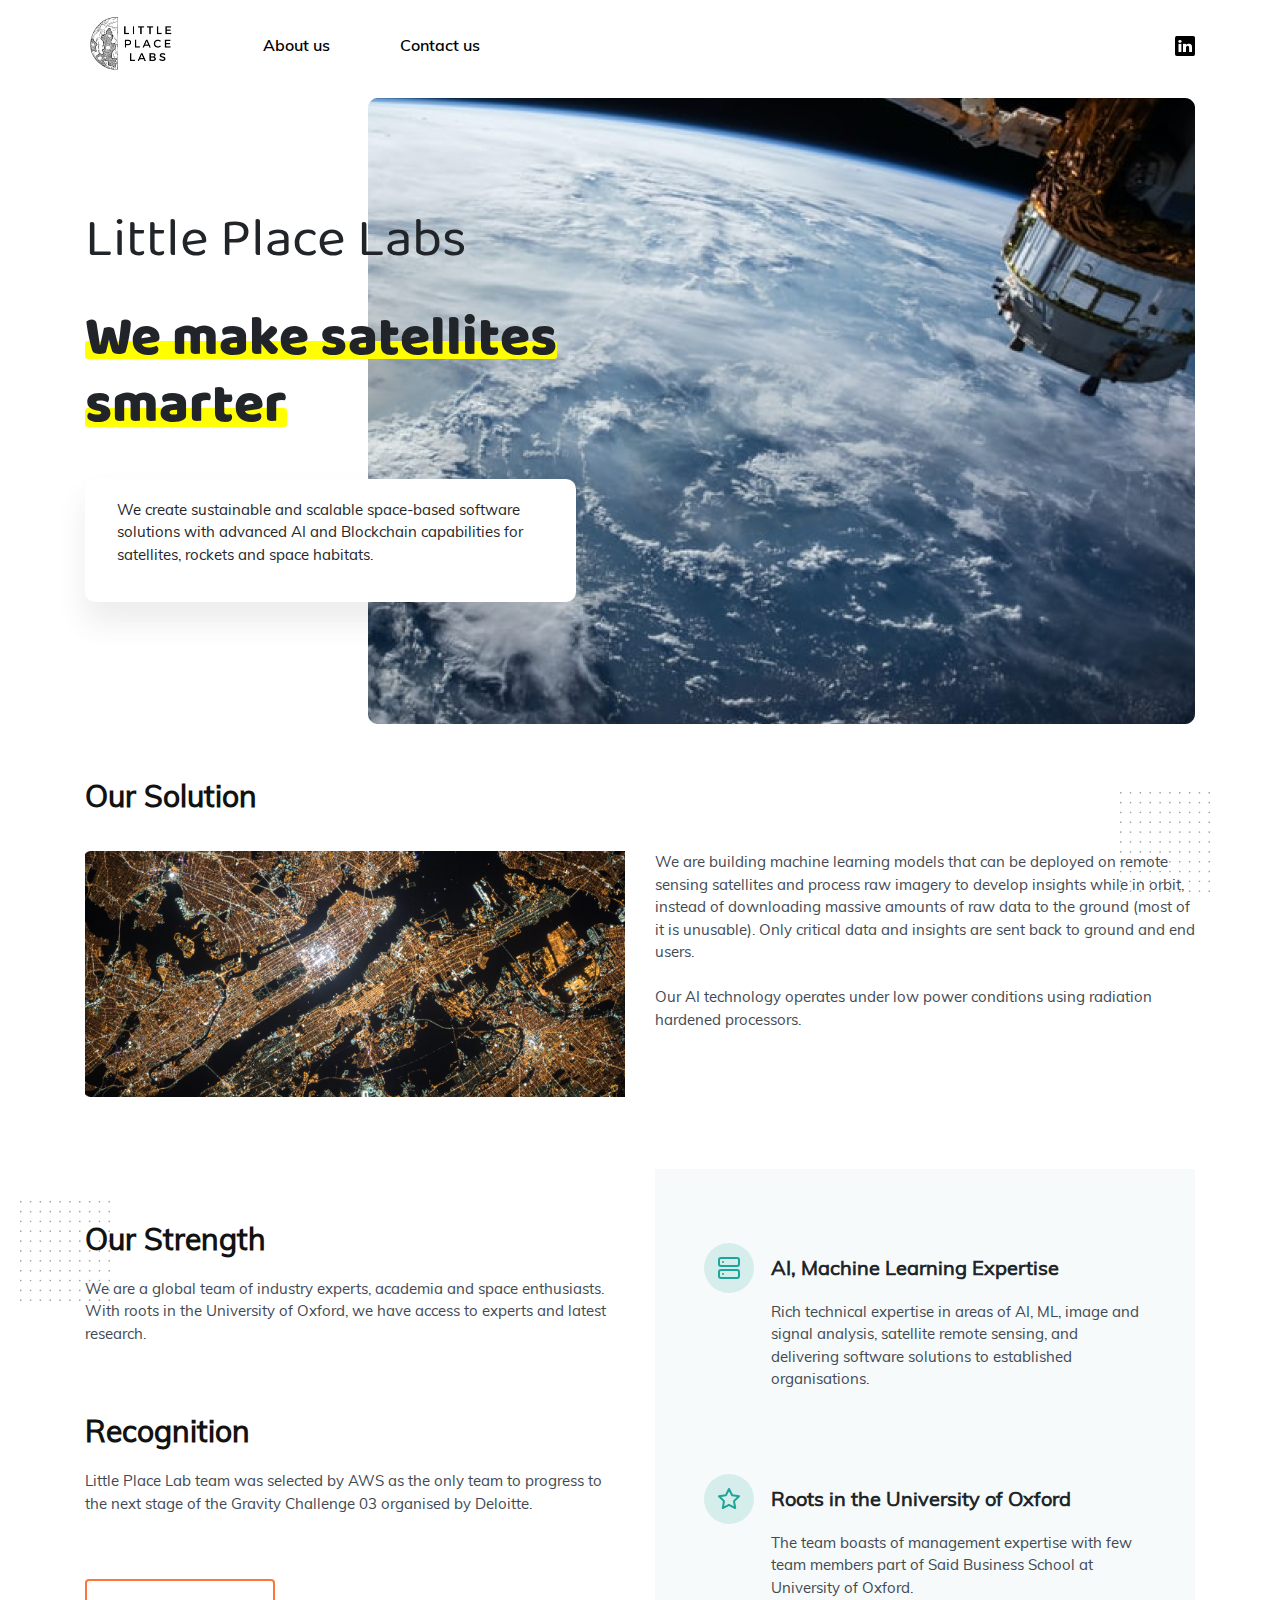
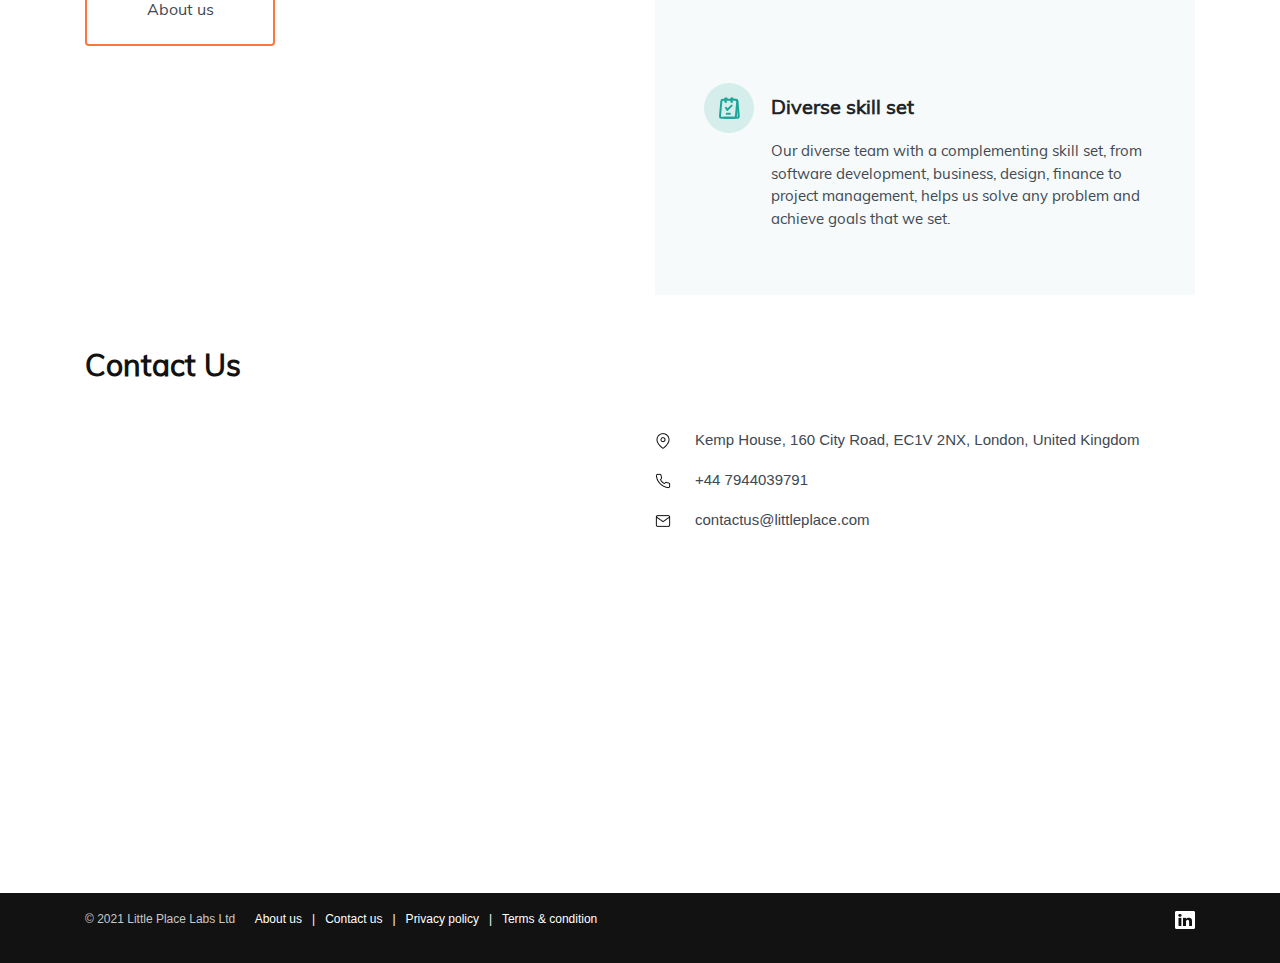
<file: index.html>
<!DOCTYPE html>
<html lang="en">
<head>
  <title>Home</title>
  <meta charset="utf-8">
  <meta name="viewport" content="width=device-width, initial-scale=1">
  <link rel="stylesheet" href="https://maxcdn.bootstrapcdn.com/bootstrap/4.5.2/css/bootstrap.min.css">
  <link rel="stylesheet" href="./css/font.css">
  <link rel="stylesheet" href="./css/style.css">
 
  <style>
  .fakeimg {
    height: 200px;
    background: #aaa;
  }
  </style>
</head>
<body>
<nav class="navbar navbar-expand-sm bg-white navbar-white fixed-top">
  <div class="container">
    <a class="navbar-brand" href=""><img src="./imgs/llogo.png"></a>
    <button class="navbar-toggler" type="button" data-toggle="collapse" data-target="#collapsibleNavbar">
      <span class="navbar-toggler-icon">
        <svg width="24" height="24" viewBox="0 0 24 24" fill="none" xmlns="http://www.w3.org/2000/svg">
          <path stroke='#000000' stroke-linecap='round' stroke-miterlimit='10' stroke-width='2' d='M4 7h22M4 15h22M4 23h22'/>
        </svg>
      </span>
    </button>
    <div class="collapse navbar-collapse" id="collapsibleNavbar">
      <ul class="navbar-nav mr-auto">
        <li class="nav-item">
          <a class="nav-link" href="./about.html">About us</a>
        </li>
        <li class="nav-item">
          <a class="nav-link" href="./contact.html">Contact us</a>
        </li> 
      </ul>
      <a href="https://www.linkedin.com/company/little-place-labs " target="_blank"><img src="./imgs/Linked In.png"></a>
    </form>
    </div>  
  </div>
</nav>

<section id="banner" class="pt-5">
  <div class="container mt-5">
    <div id="banner-content" class="d-flex justify-content-end">
      <img class="banner-img rounded" src="./imgs/banner.png">
    </div>
    <div id="banner-letter">
      <div id="banner-letter-title">
        <div id="m-banner">
          <p>Little Place Labs</p>
          <p class="bg-effect">
            <span>We make satellites <font id="stress-1">smarter</font></span>
          </p>
          <p class="bg-effect stress-2">
            <span>smarter</span>
          </p>
        </div>
      </div>
      <div id="banner-letter-content">
        <p>We create sustainable and scalable space-based software solutions with advanced AI and  Blockchain capabilities for satellites, rockets and space habitats.</p>
      </div>
    </div>
  </div>
</section>

<section id="solution">
  <div class="container">
    <p class="solution-title">Our Solution</p>
    <div class="row">
      <div class="col-md-6 mt-3">
        <img src="./imgs/map.png" width="100%">
      </div>
      <div class="col-md-6 mt-3">
        <p class="solution-letter">We are building machine learning models that can be deployed on remote sensing satellites and process raw imagery to develop insights while in orbit, instead of downloading massive amounts of raw data to the ground (most of it is unusable). Only critical data and insights are sent back to ground and end users.<br><br>
        Our AI technology operates under low power conditions using radiation hardened processors.
        </p>
        <img class="dots-img-1" src="./imgs/dots.png">
      </div>
    
    </div>
  </div>
</section>

<section id="strength" class="mt-5">
  <div class="container">
    <div class="row">
      <div class="col-md-6 mt-4">
        <div class="pt-5">
          <p class="strength-title"> Our Strength</p>
          <img class="dots-img" src="./imgs/dots.png">
          <p class="strength-letter">We are a global team of industry experts, academia and space enthusiasts. With roots in the University of Oxford, we have access to experts and latest research. </p>
        </div>
        <div class="pt-5">
          <p class="strength-title"> Recognition</p>
          <p class="strength-letter">Little Place Lab team was selected by AWS as the only team to progress to the next stage of the Gravity Challenge 03 organised by Deloitte.</p>
        </div>
        <a  href="./about.html" class="btn btn-about mt-5 pt-3">About us </a>
      </div>
      <div class="col-md-6 mt-4">
        <div class="strength-right">
          <table class="pt-5" style="margin-top: 20px;">
            <tbody>
              <tr>
                <td>
                  <div class="icon-img">
                    <svg width="24" height="24" viewBox="0 0 24 24" fill="none" xmlns="http://www.w3.org/2000/svg">
                      <path d="M20 2H4C2.89543 2 2 2.89543 2 4V8C2 9.10457 2.89543 10 4 10H20C21.1046 10 22 9.10457 22 8V4C22 2.89543 21.1046 2 20 2Z" stroke="#1EA59A" stroke-width="2" stroke-linecap="round" stroke-linejoin="round"/>
                      <path d="M20 14H4C2.89543 14 2 14.8954 2 16V20C2 21.1046 2.89543 22 4 22H20C21.1046 22 22 21.1046 22 20V16C22 14.8954 21.1046 14 20 14Z" stroke="#1EA59A" stroke-width="2" stroke-linecap="round" stroke-linejoin="round"/>
                      <path d="M6 6H6.01" stroke="#1EA59A" stroke-width="2" stroke-linecap="round" stroke-linejoin="round"/>
                      <path d="M6 18H6.01" stroke="#1EA59A" stroke-width="2" stroke-linecap="round" stroke-linejoin="round"/>
                    </svg>

                  </div>
                </td>
                <td>
                  <p class="strength-title-1">
                    AI, Machine Learning Expertise
                  </p>
                </td>
              </tr>
              <tr>
                <td></td>
                <td><p class="strength-letter-1">Rich technical expertise in areas of AI, ML, image and signal analysis, satellite remote sensing, and delivering software solutions to established organisations.</p></td>
              </tr>
            </tbody>
          </table>

          <table class="pt-5" style="margin-top: 60px;">
            <tbody>
              <tr>
                <td>
                  <div class="icon-img">
                    <svg width="24" height="24" viewBox="0 0 24 24" fill="none" xmlns="http://www.w3.org/2000/svg">
                      <path d="M12 2L15.09 8.26L22 9.27L17 14.14L18.18 21.02L12 17.77L5.82 21.02L7 14.14L2 9.27L8.91 8.26L12 2Z" stroke="#1EA59A" stroke-width="2" stroke-linecap="round" stroke-linejoin="round"/>
                    </svg>

                  </div>
                </td>
                <td>
                  <p class="strength-title-1">
                    Roots in the University of Oxford
                  </p>
                </td>
              </tr>
              <tr>
                <td></td>
                <td><p class="strength-letter-1">The team boasts of management expertise with few team members part of Said Business School at University of Oxford.</p></td>
              </tr>
            </tbody>
          </table>

          <table class="pt-5" style="margin-top: 60px;">
            <tbody>
              <tr>
                <td>
                  <div class="icon-img">
                    <svg width="21" height="22" viewBox="0 0 21 22" fill="none" xmlns="http://www.w3.org/2000/svg">
                      <path d="M5.5 20.75H16.375H18.175C19.075 20.75 19.75 20.075 19.75 19.25C19.75 19.175 19.75 19.175 19.75 19.1L18.4 4.1C18.325 3.35 17.65 2.75 16.825 2.75" stroke="#1EA59A" stroke-width="2" stroke-linecap="round" stroke-linejoin="round"/>
                      <path fill-rule="evenodd" clip-rule="evenodd" d="M3.85 2.75H16.75C17.575 2.75 18.25 3.425 18.25 4.25C18.25 4.325 18.25 4.325 18.25 4.4L16.9 19.4C16.825 20.15 16.15 20.75 15.4 20.75H2.5C1.675 20.75 1 20.075 1 19.25C1 19.175 1 19.175 1 19.1L2.35 4.1C2.425 3.35 3.025 2.75 3.85 2.75Z" stroke="#1EA59A" stroke-width="2" stroke-linecap="round" stroke-linejoin="round"/>
                      <path d="M7.75 16.625H10.9" stroke="#1EA59A" stroke-width="2" stroke-linecap="round" stroke-linejoin="round"/>
                      <path d="M7 10.775L8.35 12.875L12.625 8.59998" stroke="#1EA59A" stroke-width="2" stroke-linecap="round" stroke-linejoin="round"/>
                      <path d="M7 5C6.55 5 6.25 4.625 6.25 4.175V2.075C6.25 1.625 6.55 1.25 7 1.25C7.45 1.25 7.75 1.625 7.75 2.075" stroke="#1EA59A" stroke-width="2" stroke-linecap="round" stroke-linejoin="round"/>
                      <path d="M13 5C12.55 5 12.25 4.625 12.25 4.175V2.075C12.25 1.625 12.55 1.25 13 1.25C13.45 1.25 13.75 1.625 13.75 2.075" stroke="#1EA59A" stroke-width="2" stroke-linecap="round" stroke-linejoin="round"/>
                    </svg>

                  </div>
                </td>
                <td>
                  <p class="strength-title-1">
                    Diverse skill set
                  </p>
                </td>
              </tr>
              <tr>
                <td></td>
                <td><p class="strength-letter-1">Our diverse team with a complementing skill set, from software development, business, design, finance to project management, helps us solve any problem and achieve goals that we set.</p></td>
              </tr>
            </tbody>
          </table>
        </div>
      </div>
    </div>
  </div>
</section>
<section id="contact-1">
  <div class="container mt-5">
    <p class="contact-title">Contact Us</p>
    <div class="row">
      <div class="col-md-6 pt-2">
        <iframe src="https://www.google.com/maps/embed?pb=!1m18!1m12!1m3!1d2482.234772907715!2d-0.09117408405944252!3d51.52725361707212!2m3!1f0!2f0!3f0!3m2!1i1024!2i768!4f13.1!3m3!1m2!1s0x48761ca66e312795%3A0x7ffd0edc82aa7573!2sTechforing%20Ltd.!5e0!3m2!1sen!2s!4v1632219734104!5m2!1sen!2s" width="100%" height="450" style="border:0;" allowfullscreen="" loading="lazy"></iframe>
      </div>
      <div class="col-md-6 pt-2">
        <div class="pt-3"><img src="./imgs/map-pin (1).png"><span class="location-info pl-4">Kemp House, 160 City Road, EC1V 2NX, London, United Kingdom</span></div>
        <div class="pt-3"><img src="./imgs/phone.png"><span class="location-info pl-4">+44 7944039791</span></div>
        <div class="pt-3"><img src="./imgs/mail.png"><span class="location-info pl-4">contactus@littleplace.com</span></div>
      </div>
    </div>
  </div>
</section>


<footer class="mt-4 d-flex align-items-center">
  <div class="container">
    <div class="row">
      <div class="col-md-11">
        <p class="footer-letter">
          <font class="f-confirm">© 2021 Little Place Labs Ltd</font>
          <font class="f-add pl-3"><font id="f-about">About us</font> &nbsp; | &nbsp; <font id="f-contact">Contact us</font>  &nbsp; | &nbsp; Privacy policy &nbsp; | &nbsp; Terms & condition</font>
         </p>
      </div>
      <div class="col-md-1 d-flex justify-content-end">
        <div class="pb-3">
          <a href="https://www.linkedin.com/company/little-place-labs " target="_blank"><img src="./imgs/Linked In (1).png"></a>
        </div>
      </div>
    </div>
  </div>
</footer>
<script src="https://ajax.googleapis.com/ajax/libs/jquery/3.5.1/jquery.min.js"></script>
<script src="https://cdnjs.cloudflare.com/ajax/libs/popper.js/1.16.0/umd/popper.min.js"></script>
<script src="https://maxcdn.bootstrapcdn.com/bootstrap/4.5.2/js/bootstrap.min.js"></script>
<script type="text/javascript">
  $('#f-about').click(function(){
    location.assign('./about.html');
  });
  $('#f-contact').click(function(){
     location.assign('./contact.html');
  });
</script>
</body>
</html>
</file>
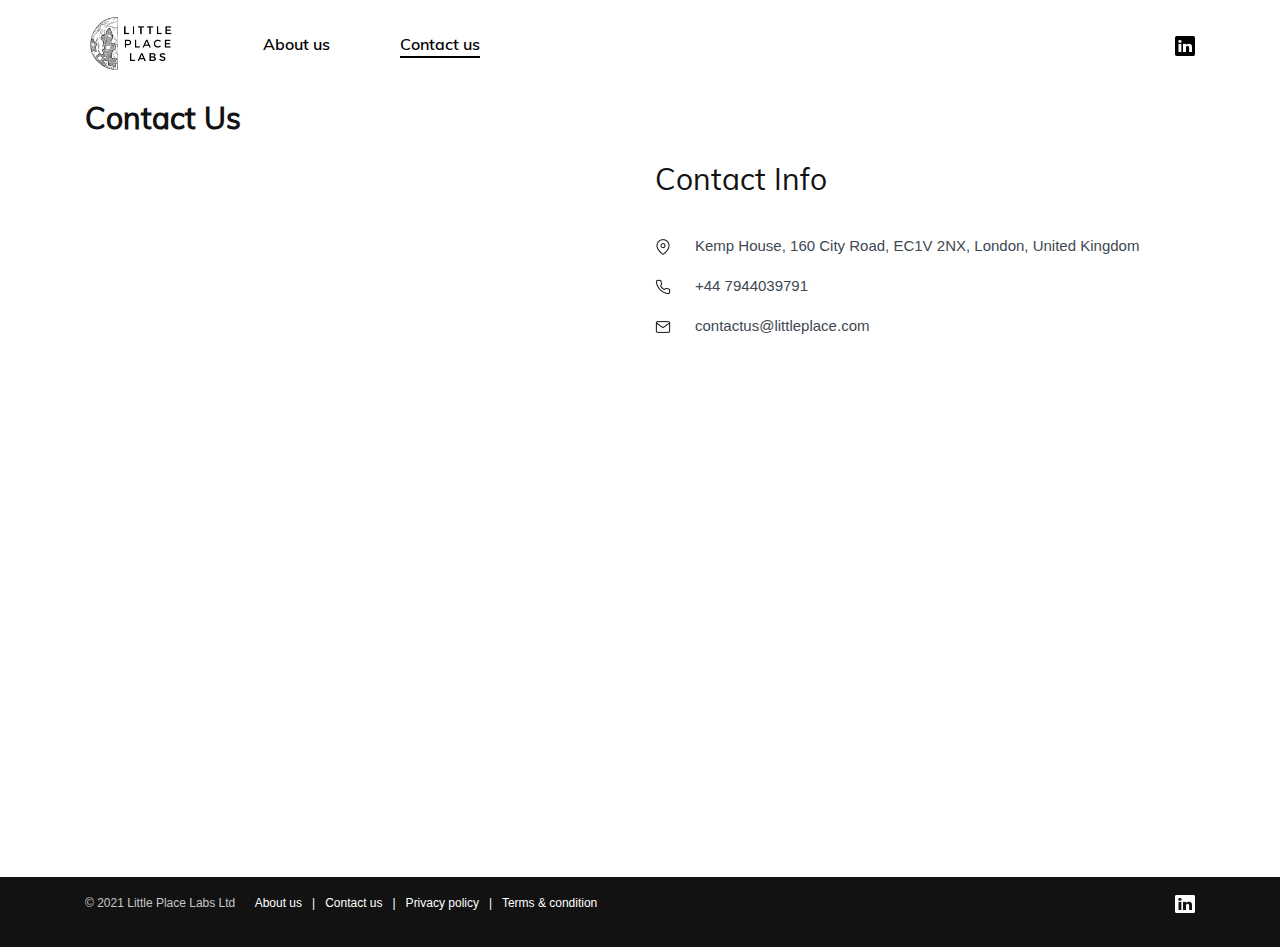
<file: contact.html>
<!DOCTYPE html>
<html lang="en">
<head>
  <title>Contact</title>
  <meta charset="utf-8">
  <meta name="viewport" content="width=device-width, initial-scale=1">
  <link rel="stylesheet" href="https://maxcdn.bootstrapcdn.com/bootstrap/4.5.2/css/bootstrap.min.css">
  <link rel="stylesheet" href="./css/font.css">
  <link rel="stylesheet" href="./css/style.css">
 
  <style>
  .fakeimg {
    height: 200px;
    background: #aaa;
  }
  footer {
    position: absolute;
    width: 100%;
  }
  </style>
</head>
<body>
<nav class="navbar navbar-expand-sm bg-white navbar-white fixed-top">
  <div class="container">
    <a class="navbar-brand" href="./index.html"><img src="./imgs/llogo.png"></a>
    <button class="navbar-toggler" type="button" data-toggle="collapse" data-target="#collapsibleNavbar">
      <span class="navbar-toggler-icon">
        <svg width="24" height="24" viewBox="0 0 24 24" fill="none" xmlns="http://www.w3.org/2000/svg">
          <path stroke='#000000' stroke-linecap='round' stroke-miterlimit='10' stroke-width='2' d='M4 7h22M4 15h22M4 23h22'/>
        </svg>
      </span>
    </button>
    <div class="collapse navbar-collapse" id="collapsibleNavbar">
      <ul class="navbar-nav mr-auto">
        <li class="nav-item">
          <a class="nav-link" href="./about.html">About us</a>
        </li>
        <li class="nav-item">
          <a class="nav-link" href="" href="" style="border-bottom: 2px solid black;">Contact us</a>
        </li> 
      </ul>
      <a href="https://www.linkedin.com/company/little-place-labs " target="_blank"><img src="./imgs/Linked In.png"></a>
    </form>
    </div>  
  </div>
</nav>

<section id="contact" class="pt-5">
  <div class="container mt-5">
    <p class="contact-title">Contact Us</p>
    <div class="row">
      <div class="col-md-6">
        <iframe src="https://www.google.com/maps/embed?pb=!1m18!1m12!1m3!1d2482.234772907715!2d-0.09117408405944252!3d51.52725361707212!2m3!1f0!2f0!3f0!3m2!1i1024!2i768!4f13.1!3m3!1m2!1s0x48761ca66e312795%3A0x7ffd0edc82aa7573!2sTechforing%20Ltd.!5e0!3m2!1sen!2s!4v1632219734104!5m2!1sen!2s" width="100%" height="350" style="border:0;" allowfullscreen="" loading="lazy"></iframe>
      </div>
      <div class="col-md-6">
        <p class="contact-title" style="font-weight:400">Contact Info</p>
        <div class="pt-3"><img src="./imgs/map-pin (1).png"><span class="location-info pl-4">Kemp House, 160 City Road, EC1V 2NX, London, United Kingdom</span></div>
        <div class="pt-3"><img src="./imgs/phone.png"><span class="location-info pl-4">+44 7944039791</span></div>
        <div class="pt-3"><img src="./imgs/mail.png"><span class="location-info pl-4">contactus@littleplace.com</span></div>
      </div>
    </div>
  </div>
</section>
<!-- 
<section id="leave-message" class="pt-5">
  <div class="container mt-5">
    <p class="contact-title">Leave a message</p>
    <div class="row">
       <div class="col-md-6 mt-3" id="leave-message">
        <p class="message-letter">Hello, thank you for your interest in us. please use the form below in order to get in touch with our team.</p>
        <form>
          <div class="row">
            <div class="col-md-6">
              <label class="form-label">First name *</label>
              <input type="text" class="form-input" name="fname" placeholder="enter your frist name">
            </div>
            <div class="col-md-6">
              <label>Last name *</label>
              <input type="text" class="form-input" name="lname" placeholder="enter your last name">
            </div>
          </div>
          <label class="pt-4">Email*</label>
          <input type="email" class="form-input" name="email" placeholder="enter your email">
          <label class="pt-4">Message *</label>
          <textarea rows="4" placeholder="leave your message to us..." class="form-textarea"></textarea>
          <button class="btn btn-message mt-4">Send message</button>
        </form>
      </div>
      <div class="col-md-6 mt-3" id="leave-img">
        <img src="./imgs/contact.png" width="100%">
      </div>
     
    </div>
  </div>
</section>
 -->
<footer class="mt-4 d-flex align-items-center">
  <div class="container">
    <div class="row">
      <div class="col-md-11">
        <p class="footer-letter">
          <font class="f-confirm">© 2021 Little Place Labs Ltd</font>
          <font class="f-add pl-3"><font id="f-about">About us</font> &nbsp; | &nbsp; <font id="f-contact">Contact us</font>  &nbsp; | &nbsp; Privacy policy &nbsp; | &nbsp; Terms & condition</font>
         </p>
      </div>
      <div class="col-md-1 d-flex justify-content-end">
        <div class="pb-3">
          <a href="https://www.linkedin.com/company/little-place-labs " target="_blank"><img src="./imgs/Linked In (1).png"></a>
        </div>
      </div>
    </div>
  </div>
</footer>
<script src="https://ajax.googleapis.com/ajax/libs/jquery/3.5.1/jquery.min.js"></script>
<script src="https://cdnjs.cloudflare.com/ajax/libs/popper.js/1.16.0/umd/popper.min.js"></script>
<script src="https://maxcdn.bootstrapcdn.com/bootstrap/4.5.2/js/bootstrap.min.js"></script>
<script type="text/javascript">
  $('#f-about').click(function(){
    location.assign('./about.html');
  });
  $('#f-contact').click(function(){
    location.reload();
  });
</script>
</body>
</html>
</file>
<file: css/font.css>
/* #### Generated By: http://www.cufonfonts.com #### */

    @font-face {
    font-family: 'Mulish Regular';
    font-style: normal;
    font-weight: normal;
    src: local('Mulish Regular'), url('fonts/Mulish-Regular.woff') format('woff');
    }
    

    @font-face {
    font-family: 'Mulish Italic';
    font-style: normal;
    font-weight: normal;
    src: local('Mulish Italic'), url('fonts/Mulish-Italic.woff') format('woff');
    }
    

    @font-face {
    font-family: 'Mulish ExtraLight';
    font-style: normal;
    font-weight: normal;
    src: local('Mulish ExtraLight'), url('fonts/Mulish-ExtraLight.woff') format('woff');
    }
    

    @font-face {
    font-family: 'Mulish ExtraLight Italic';
    font-style: normal;
    font-weight: normal;
    src: local('Mulish ExtraLight Italic'), url('fonts/Mulish-ExtraLightItalic.woff') format('woff');
    }
    

    @font-face {
    font-family: 'Mulish Light';
    font-style: normal;
    font-weight: normal;
    src: local('Mulish Light'), url('fonts/Mulish-Light.woff') format('woff');
    }
    

    @font-face {
    font-family: 'Mulish Light Italic';
    font-style: normal;
    font-weight: normal;
    src: local('Mulish Light Italic'), url('fonts/Mulish-LightItalic.woff') format('woff');
    }
    

    @font-face {
    font-family: 'Mulish SemiBold';
    font-style: normal;
    font-weight: normal;
    src: local('Mulish SemiBold'), url('fonts/Mulish-SemiBold.woff') format('woff');
    }
    

    @font-face {
    font-family: 'Mulish SemiBold Italic';
    font-style: normal;
    font-weight: normal;
    src: local('Mulish SemiBold Italic'), url('fonts/Mulish-SemiBoldItalic.woff') format('woff');
    }
    

    @font-face {
    font-family: 'Mulish Bold';
    font-style: normal;
    font-weight: normal;
    src: local('Mulish Bold'), url('fonts/Mulish-Bold.woff') format('woff');
    }
    

    @font-face {
    font-family: 'Mulish Bold Italic';
    font-style: normal;
    font-weight: normal;
    src: local('Mulish Bold Italic'), url('fonts/Mulish-BoldItalic.woff') format('woff');
    }
    

    @font-face {
    font-family: 'Mulish ExtraBold';
    font-style: normal;
    font-weight: normal;
    src: local('Mulish ExtraBold'), url('fonts/Mulish-ExtraBold.woff') format('woff');
    }
    

    @font-face {
    font-family: 'Mulish ExtraBold Italic';
    font-style: normal;
    font-weight: normal;
    src: local('Mulish ExtraBold Italic'), url('fonts/Mulish-ExtraBoldItalic.woff') format('woff');
    }
    

    @font-face {
    font-family: 'Mulish Black';
    font-style: normal;
    font-weight: normal;
    src: local('Mulish Black'), url('fonts/Mulish-Black.woff') format('woff');
    }
    

    @font-face {
    font-family: 'Mulish Black Italic';
    font-style: normal;
    font-weight: normal;
    src: local('Mulish Black Italic'), url('fonts/Mulish-BlackItalic.woff') format('woff');
    }

    @font-face {
    font-family: 'Baloo';
    font-style: normal;
    font-weight: normal;
    src: local('Baloo2-regular'), url('fonts/Baloo2-regular.ttf') format('ttf');
    }

    @font-face {
    font-family: 'Baloo 2 Regular';
    font-style: normal;
    font-weight: normal;
    src: local('Baloo 2 Regular'), url('fonts/Baloo2-Regular.woff') format('woff');
    }
    

    @font-face {
    font-family: 'Baloo 2 Medium';
    font-style: normal;
    font-weight: normal;
    src: local('Baloo 2 Medium'), url('fonts/Baloo2-Medium.woff') format('woff');
    }
    

    @font-face {
    font-family: 'Baloo 2 SemiBold';
    font-style: normal;
    font-weight: normal;
    src: local('Baloo 2 SemiBold'), url('fonts/Baloo2-SemiBold.woff') format('woff');
    }
    

    @font-face {
    font-family: 'Baloo 2 Bold';
    font-style: normal;
    font-weight: normal;
    src: local('Baloo 2 Bold'), url('fonts/Baloo2-Bold.woff') format('woff');
    }
    

    @font-face {
    font-family: 'Baloo 2 ExtraBold';
    font-style: normal;
    font-weight: normal;
    src: local('Baloo 2 ExtraBold'), url('fonts/Baloo2-ExtraBold.woff') format('woff');
    }
</file>
<file: css/style.css>
.nav-link {
	font-family: 'Mulish SemiBold';
	font-weight: 600;
	color: #000000;
	line-height: 0.5;
	margin-left: 70px;
	padding: .5rem 0 !important;
}
.banner-letter-title>.bg-effect {
	line-height: 1 !important;
}

#banner-content, 
#solution {
	position: relative;
	margin-top: 50px;

}

.strength-right {
	background: #F6FAFA;
	padding: 3rem;
}

@media screen and (max-width: 975px) {
  #banner-content img {
    width: 100%;
  }

  #solution {
  	margin-top: 80px;
  }

  .strength-right {
			padding: 1rem;
		}
}


@media screen and (max-width: 515px) {
	#solution {
		padding-top: 30px;

	}

	.nav-link {
		margin-left: 0px;
	}
}


@media screen and (max-width: 360px) {
	#solution {
		padding-top: 250px;
	}
	.nav-link {
		margin-left: 0px;
	}
}


@media screen and (max-width: 750px) {
	.people-card {
		display: flex !important;
		justify-content: center !important;
	}
	.nav-link {
		margin-left: 0px;
	}
}

#banner-letter {
	position: absolute;
	top: 200px;
}

#banner-letter-title p:nth-child(1) {
	font-size: 55px;
	font-family: 'Baloo 2 Regular';
}

#banner-letter-title p:nth-child(2), 
#banner-letter-title p:nth-child(3){
	font-size: 55px;
	font-family: 'Baloo 2 ExtraBold';
}

#banner-letter-title p span div {
	height: 4px;
	width: 100%;
	color: red;
}

#banner-letter-title .bg-effect {
	position: relative;
	/*line-height: 35px;*/
	margin-bottom: 30px;
	width: fit-content;
}

#banner-letter-title .bg-effect > span {
	z-index: 10;
	position: relative;
}
#banner-letter-title .bg-effect::after {
	content: ' ';
	position: absolute;
	bottom: 22px;
	width: 100%;
	height: 22%;
	left: 0px;
	border-radius: 3px;
	background-color: yellow;
	background-opacity: 0.5;
	z-index: 5;
}

.s-p {
	padding-right: 3rem;
	padding-left: 3rem;
}

@media screen and (max-width: 2000px) {
	.s-r {
		margin-right: 57px;
	}
	.s-l {
		margin-left: 57px;
	}
	#stress-1 {
		display: none;
	}

	.stress-2 {
		margin-top: -45px;
	}
}

@media screen and (max-width: 1024px) {
	.s-r {
		margin-right: 3px;
	}

	.s-l {
		margin-left: 3px;
	}
}


@media screen and (max-width: 768px) {
	.s-r {
		margin-right: -30px;
	}

	.s-l {
		margin-left: -30px;
	}
	
	.s-l,
	.s-r {
		margin-left: 0;
		margin-right: 0;
	}

	.s-p {
		padding-left: 1rem;
		padding-right: 1rem;
	}

	.stress-2 {
		display: none;
	}

	#stress-1 {
		display: block;
	}

	#banner-letter-title .bg-effect::after {
		background-color: #fff00000;
	}

	#banner-letter-title {
		text-shadow: 4px 4px 5px white !important;
	}

}

@media screen and (max-width: 540px) {
	#solution {
		padding-top: 80px;

	}

	.s-r {
		margin-right: 0px;
	}

	.s-l {
		margin-left: 0px;
	}
}

@media screen and (max-width: 458px) {
	#solution {
		padding-top: 166px;

	}

	.s-p {
		padding-right: 1rem;
		padding-left: 1rem;
	}
	#banner-letter-title .bg-effect::after {
		background: #ffff0000;
	}

	.bg-effect {
		line-height: 1;
	}

	#banner-letter {
		top: 128px;
	}

	.modal-div,
	.modal-div-parent {
		width: 100%;
	}


}
@media screen and (max-width: 375px) {
	#solution {
		padding-top: 276px;

	}

	#banner-letter {
		top: 113px;
	}
}

@media screen and (max-width: 320px) {
	#solution {
		padding-top: 318px;

	}
}

@media screen and (max-width: 280px) {
	#solution {
		padding-top: 365px;

	}
}



#banner-letter-content {
	max-width: 491px;
	min-height: 123px;
	margin-top: 28px;
	border-radius: 10px;
	background-color: #ffffff;
	box-shadow: 0px 20px 30px 0px #4048521A;

}

#banner-letter-content p {
	padding-top: 20px;
	padding-left: 32px;
	padding-right: 10px;
	font-size: 15px;
}


.solution-letter,
.strength-letter,
.strength-letter-1,
.location-info,
.form-label,
.about-letter,
.vision-letter,
.people-title,
.meet-people-letter,
.technical-people-letter,
.join-letter,
.message-letter {
	font-size: 15px;
	font-weight: 400;
	color: #404852;
}

.solution-title,
.strength-title,
.partners-title,
.contact-title,
.about-title,
.contact,
.vision-title,
.people-name,
.meet-people-title,
.chnical-people-title,
.technical-people-title {
	font-weight: 700;
	font-size: 30px;
	color: #121212;
}

.solution-img {
	position: absolute;
	top: 70px;
}

#strength,
.solution-title,
.strength-title,
.strength-title-1,
.solution-letter,
.strength-letter,
.strength-letter-1,
.about-letter,
.about-title,
.vision-title,
.vision-letter,
.meet-people-title,
.meet-people-letter,
.people-name,
.people-title,
.partners-title,
.contact-title,
.technical-people-title,
.technical-people-letter,
#banner-letter-content p,
.join-letter,
.message-letter {
	font-family: 'Mulish Regular';
}

.btn-about,
.btn-message {
	width: 190px;
	height: 67px;
	background: #fff;
	color: #404852;
	border: 2px solid #FE753E;
}

.btn-about:hover,
.btn-message:hover {
	background: #FE753E;
	color: #fff;
}

.icon-img {
	display: flex;
	justify-content: center;
	align-items: center;
	width: 50px;
	height: 50px;
	background: #1ea59a26;
	border-radius: 25px;
}

.icon-img:hover {
	background: white;
	box-shadow: -2px 3px 11px 6px #8080804f;
}
.strength-title-1 {
	font-weight: 700;
	font-size: 20px;
	padding-top: 15px;
	padding-left: 15px;
}

.strength-letter-1 {
	padding-left: 15px;	
}



.parteners-content {
	min-height: 280px;
	background: #F6FAFA;
}

.address-content {
	padding-left: 100px;
	padding-right: 100px;
}

.form-input, 
.form-textarea {
	width: 100%; 
	background: #F0F2F4;
	padding-left: 15px;
	box-shadow: inset 0px 1px 2px rgba(0, 0, 0, 0.2);
	border: 0;
}

.form-input {
		height: 48px; 
}

footer {
	font-size: 12px;
	font-family: sans-serif;
	background: #121212;
	min-height: 70px;
}

.f-confirm {
	color: #C8C8C8;
}

.f-add {
	color: #ffffff;
}

.meet-people-letter,
.technical-people-letter {
	max-width: 680px;
	min-height: 56px;
}

.modal-header,
.modal-footer {
	border: 0;
}





@keyframes fadeInRight {
  from {
    opacity: 0;
    transform: translateX(300px);
  }
  to {
    opacity: 1;
  }
}

@keyframes fadeInLeft {
  from {
    opacity: 0;
    transform: translateX(-300px);
  }
  to {
    opacity: 1;
  }
}

#banner-letter-title p,
#banner-letter-content,
#about-us,
#contact,
#missions,
#leave-message,
#our-vision{
	animation: fadeIn 0.5s ease-in both;
}

@keyframes fadeIn {
	from {
		opacity: 0;
		transform: translate3d(0, -20%, 0);
	}
	to {
		opacity: 1;
		transform: translate3d(0, 0, 0);
	}
}

#meet-people {
	animation: fade 2s ease-in both;
}
@keyframes fade {
	from {
		opacity: 0;
	}
	to {
		opacity: 1;
	}
}

.people-img:hover {
	box-shadow: -3px 7px 11px 6px #8080804f;
}

.people-img,
.modal-img {
	width: 100%;
}

.strength-title,
.solution-letter {
	position: relative;
}

.dots-img {
	position: absolute;
	top: 32px;
	left: -50px;
}
.dots-img-1 {
  position: absolute;
	top: -59px;
	right: 0;
}
.nav-link:hover {
	color: orangered !important;
}

.people-profile,
.linkedin-url {
	display: none;
}


.people-title {
	margin-top: -12px;
}

#f-about,
#f-contact {
  cursor: pointer;
}

.navbar-brand img {
	width: 92px;
}

.people-title,
.people-name {
	word-break: break-word;
}

#contact {
	min-height: 853px;
}
</file>
